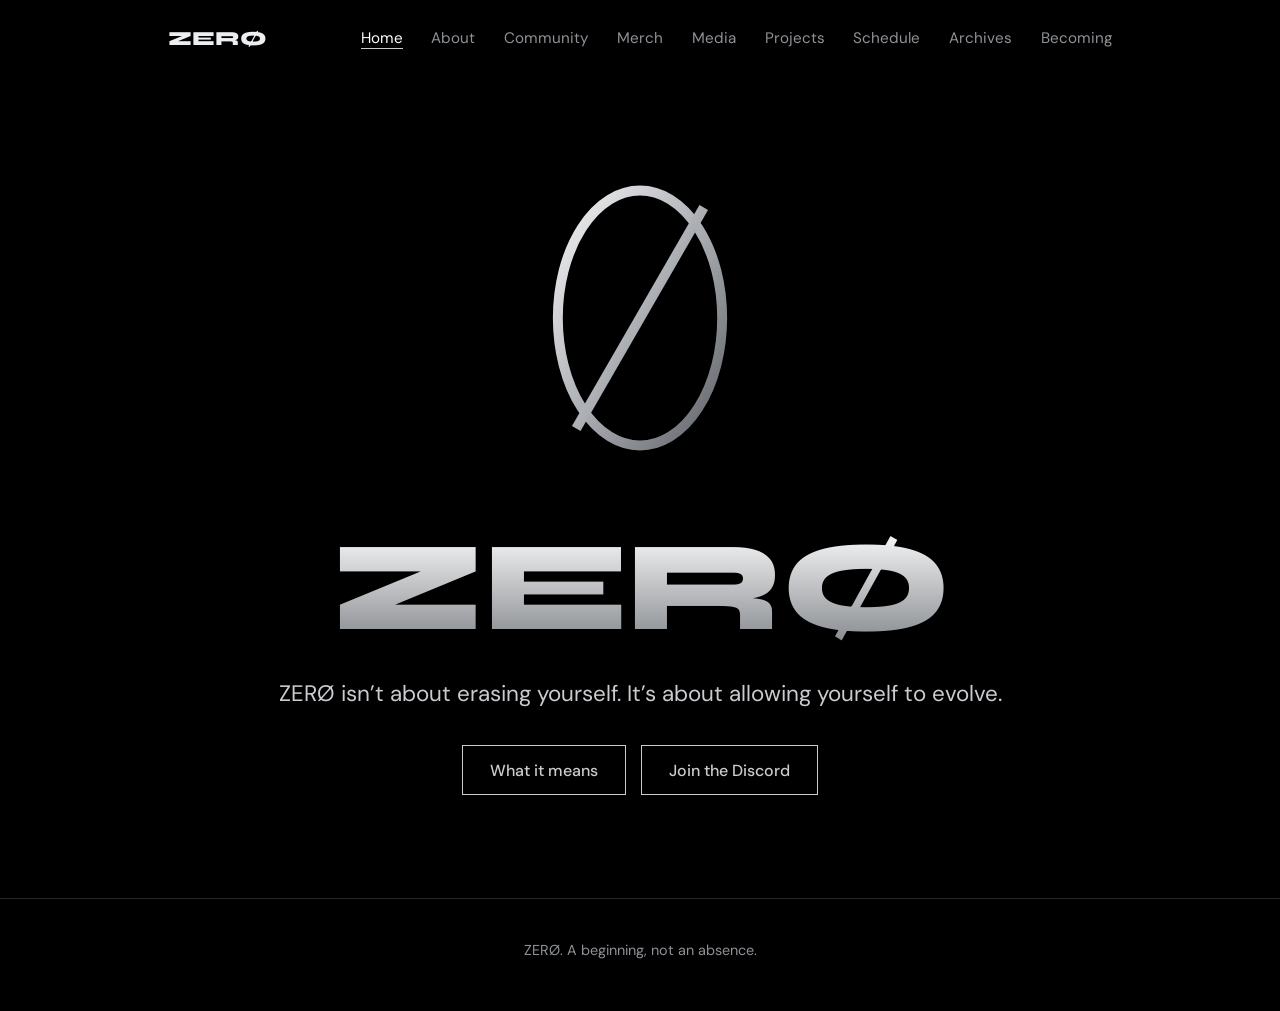
<file: index.html>
<!DOCTYPE html>
<html lang="en"><head><meta charset="utf-8">
<meta name="viewport" content="width=device-width, initial-scale=1, viewport-fit=cover">
<title>ZERØ</title>
<meta name="description" content="ZERØ isn’t about erasing yourself. It’s about allowing yourself to evolve.">
<meta name="theme-color" content="#000000">
<link rel="manifest" href="manifest.json"><link rel="icon" href="icon.svg" type="image/svg+xml">
<link rel="preconnect" href="https://fonts.googleapis.com"><link rel="preconnect" href="https://fonts.gstatic.com" crossorigin>
<link href="https://fonts.googleapis.com/css2?family=Syne:wght@600;800&family=DM+Sans:wght@400;500&display=swap" rel="stylesheet">
<link rel="stylesheet" href="style.css"></head>
<body><div class="wrap">
<nav><a class="mark" href="index.html">ZERØ</a><ul><li><a href="index.html">Home</a></li><li><a href="about.html">About</a></li><li><a href="community.html">Community</a></li><li><a href="merch.html">Merch</a></li><li><a href="media.html">Media</a></li><li><a href="projects.html">Projects</a></li><li><a href="schedule.html">Schedule</a></li><li><a href="archives.html">Archives</a></li><li><a href="becoming.html">Becoming</a></li></ul></nav>
<header class="hero"><div><svg viewBox="0 0 240 240" role="img" aria-label="The ZERØ symbol: a zero with a line through it"><defs><linearGradient id="sil" x1="0" y1="0" x2="1" y2="1"><stop offset="0" stop-color="#f4f5f6"/><stop offset=".55" stop-color="#a5a8ad"/><stop offset="1" stop-color="#5d6065"/></linearGradient></defs><ellipse class="ring" cx="120" cy="120" rx="58" ry="90"/><line class="bar" x1="75" y1="198" x2="165" y2="42"/></svg><h1>ZERØ</h1><p class="line">ZERØ isn’t about erasing yourself. It’s about allowing yourself to evolve.</p><a class="btn" href="about.html">What it means</a> <a class="btn" style="margin-left:.6rem" href="https://discord.gg/jBfXVJUcVZ" target="_blank" rel="noopener">Join the Discord</a></div></header>
</div>
<footer>ZERØ. A beginning, not an absence.</footer>
<script src="zero-loader.js"></script>
</body></html>
</file>
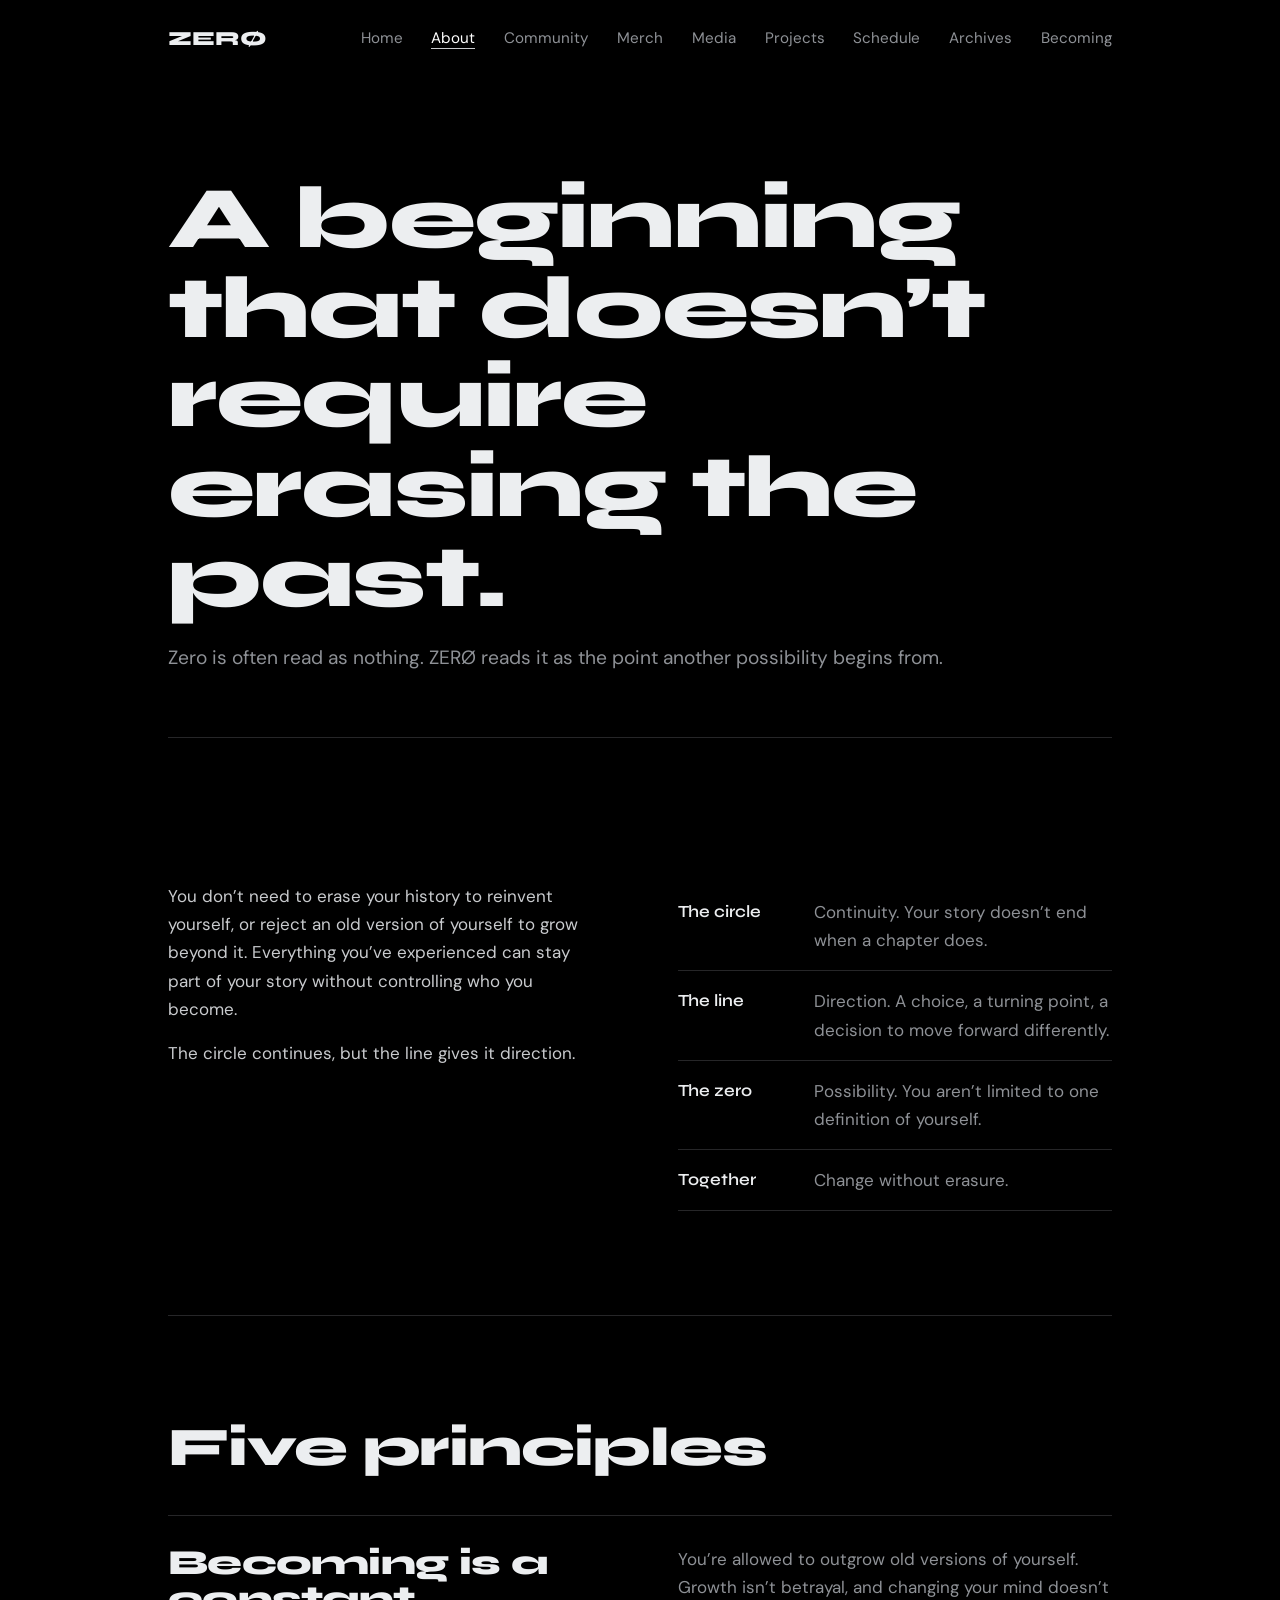
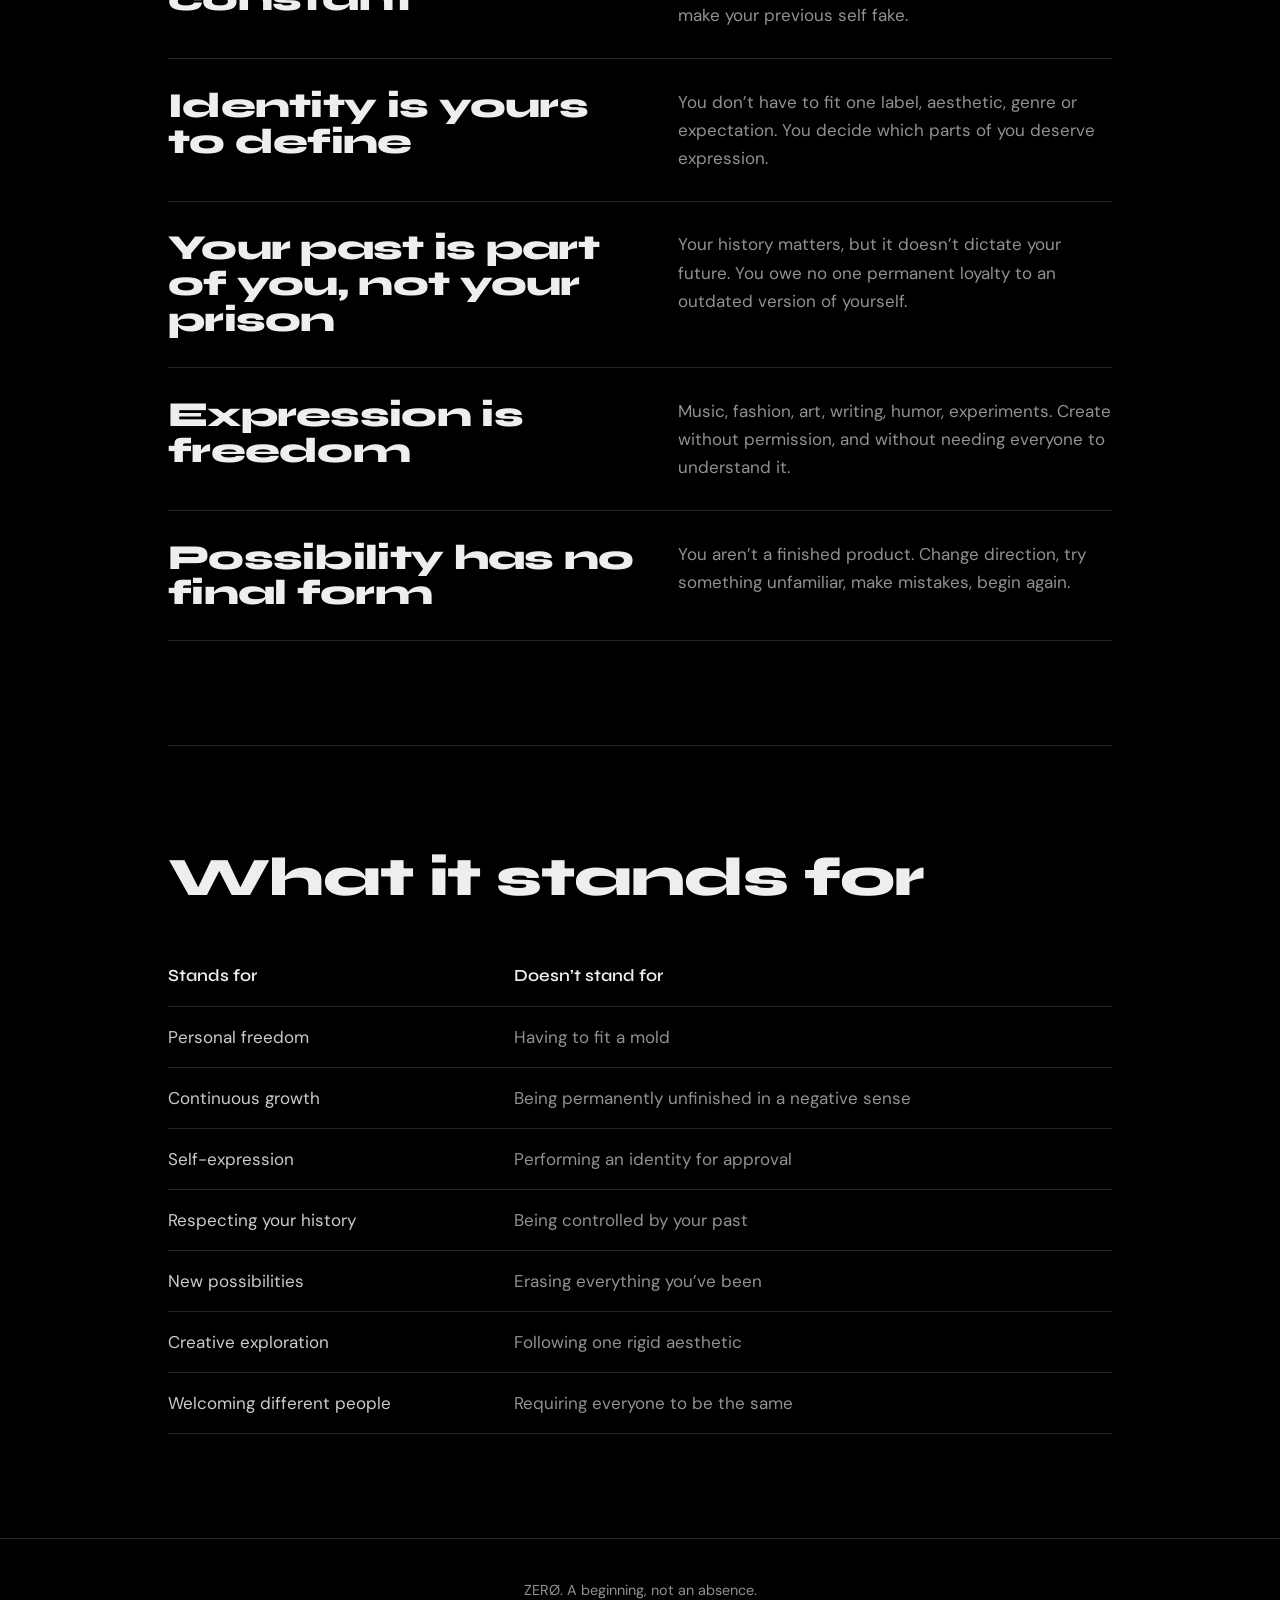
<file: about.html>
<!DOCTYPE html>
<html lang="en"><head><meta charset="utf-8">
<meta name="viewport" content="width=device-width, initial-scale=1, viewport-fit=cover">
<title>About · ZERØ</title>
<meta name="description" content="ZERØ isn’t about erasing yourself. It’s about allowing yourself to evolve.">
<meta name="theme-color" content="#000000">
<link rel="manifest" href="manifest.json"><link rel="icon" href="icon.svg" type="image/svg+xml">
<link rel="preconnect" href="https://fonts.googleapis.com"><link rel="preconnect" href="https://fonts.gstatic.com" crossorigin>
<link href="https://fonts.googleapis.com/css2?family=Syne:wght@600;800&family=DM+Sans:wght@400;500&display=swap" rel="stylesheet">
<link rel="stylesheet" href="style.css"></head>
<body><div class="wrap">
<nav><a class="mark" href="index.html">ZERØ</a><ul><li><a href="index.html">Home</a></li><li><a href="about.html">About</a></li><li><a href="community.html">Community</a></li><li><a href="merch.html">Merch</a></li><li><a href="media.html">Media</a></li><li><a href="projects.html">Projects</a></li><li><a href="schedule.html">Schedule</a></li><li><a href="archives.html">Archives</a></li><li><a href="becoming.html">Becoming</a></li></ul></nav>
<header class="page-head"><h1>A beginning that doesn’t require erasing the past.</h1><p class="muted">Zero is often read as nothing. ZERØ reads it as the point another possibility begins from.</p></header><section><div class="pair"><div><p>You don’t need to erase your history to reinvent yourself, or reject an old version of yourself to grow beyond it. Everything you’ve experienced can stay part of your story without controlling who you become.</p><p>The circle continues, but the line gives it direction.</p></div><ul class="parts"><li><b>The circle</b><span>Continuity. Your story doesn’t end when a chapter does.</span></li><li><b>The line</b><span>Direction. A choice, a turning point, a decision to move forward differently.</span></li><li><b>The zero</b><span>Possibility. You aren’t limited to one definition of yourself.</span></li><li><b>Together</b><span>Change without erasure.</span></li></ul></div></section><section><h2>Five principles</h2><div class="principle"><h3>Becoming is a constant</h3><p>You’re allowed to outgrow old versions of yourself. Growth isn’t betrayal, and changing your mind doesn’t make your previous self fake.</p></div><div class="principle"><h3>Identity is yours to define</h3><p>You don’t have to fit one label, aesthetic, genre or expectation. You decide which parts of you deserve expression.</p></div><div class="principle"><h3>Your past is part of you, not your prison</h3><p>Your history matters, but it doesn’t dictate your future. You owe no one permanent loyalty to an outdated version of yourself.</p></div><div class="principle"><h3>Expression is freedom</h3><p>Music, fashion, art, writing, humor, experiments. Create without permission, and without needing everyone to understand it.</p></div><div class="principle"><h3>Possibility has no final form</h3><p>You aren’t a finished product. Change direction, try something unfamiliar, make mistakes, begin again.</p></div></section><section><h2>What it stands for</h2><table><thead><tr><th>Stands for</th><th>Doesn’t stand for</th></tr></thead><tbody><tr><td>Personal freedom</td><td>Having to fit a mold</td></tr><tr><td>Continuous growth</td><td>Being permanently unfinished in a negative sense</td></tr><tr><td>Self-expression</td><td>Performing an identity for approval</td></tr><tr><td>Respecting your history</td><td>Being controlled by your past</td></tr><tr><td>New possibilities</td><td>Erasing everything you’ve been</td></tr><tr><td>Creative exploration</td><td>Following one rigid aesthetic</td></tr><tr><td>Welcoming different people</td><td>Requiring everyone to be the same</td></tr></tbody></table></section>
</div>
<footer>ZERØ. A beginning, not an absence.</footer>
<script src="zero-loader.js"></script>
</body></html>
</file>
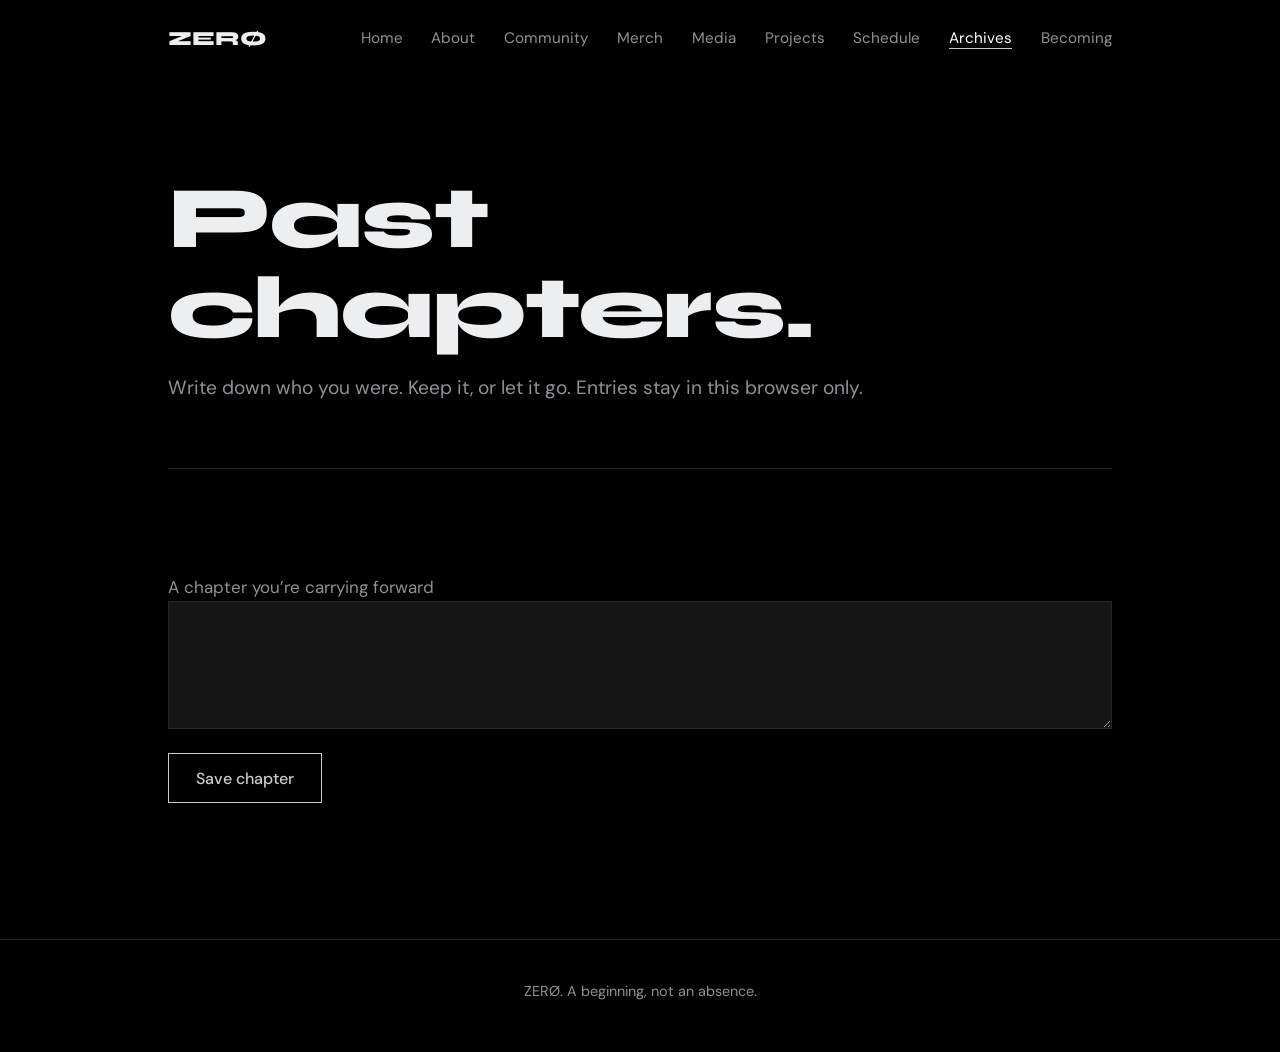
<file: archives.html>
<!DOCTYPE html>
<html lang="en"><head><meta charset="utf-8">
<meta name="viewport" content="width=device-width, initial-scale=1, viewport-fit=cover">
<title>Archives · ZERØ</title>
<meta name="description" content="ZERØ isn’t about erasing yourself. It’s about allowing yourself to evolve.">
<meta name="theme-color" content="#000000">
<link rel="manifest" href="manifest.json"><link rel="icon" href="icon.svg" type="image/svg+xml">
<link rel="preconnect" href="https://fonts.googleapis.com"><link rel="preconnect" href="https://fonts.gstatic.com" crossorigin>
<link href="https://fonts.googleapis.com/css2?family=Syne:wght@600;800&family=DM+Sans:wght@400;500&display=swap" rel="stylesheet">
<link rel="stylesheet" href="style.css"></head>
<body><div class="wrap">
<nav><a class="mark" href="index.html">ZERØ</a><ul><li><a href="index.html">Home</a></li><li><a href="about.html">About</a></li><li><a href="community.html">Community</a></li><li><a href="merch.html">Merch</a></li><li><a href="media.html">Media</a></li><li><a href="projects.html">Projects</a></li><li><a href="schedule.html">Schedule</a></li><li><a href="archives.html">Archives</a></li><li><a href="becoming.html">Becoming</a></li></ul></nav>
<header class="page-head"><h1>Past chapters.</h1><p class="muted">Write down who you were. Keep it, or let it go. Entries stay in this browser only.</p></header><section><label for="n" class="muted">A chapter you’re carrying forward</label><textarea id="n"></textarea><p style="margin-top:1rem"><button class="btn" id="save" type="button">Save chapter</button></p><ul class="entries" id="list"></ul></section>
</div>
<footer>ZERØ. A beginning, not an absence.</footer>
<script src="zero-loader.js"></script><script>
(function(){var K='zero-chapters',list=document.getElementById('list'),box=document.getElementById('n');
function load(){try{return JSON.parse(localStorage.getItem(K))||[]}catch(e){return[]}}
function save(a){try{localStorage.setItem(K,JSON.stringify(a))}catch(e){}}
function draw(){var a=load();list.textContent='';a.forEach(function(x,i){var li=document.createElement('li'),d=document.createElement('div'),t=document.createElement('time'),p=document.createElement('p'),b=document.createElement('button');
t.textContent=new Date(x.t).toLocaleDateString(undefined,{year:'numeric',month:'long',day:'numeric'});p.textContent=x.s;b.textContent='Let go';
b.onclick=function(){var z=load();z.splice(i,1);save(z);draw()};d.appendChild(t);d.appendChild(p);li.appendChild(d);li.appendChild(b);list.appendChild(li)})}
document.getElementById('save').onclick=function(){var s=box.value.trim();if(!s)return;var a=load();a.unshift({t:Date.now(),s:s});save(a);box.value='';draw()};draw()})();
</script>
</body></html>
</file>
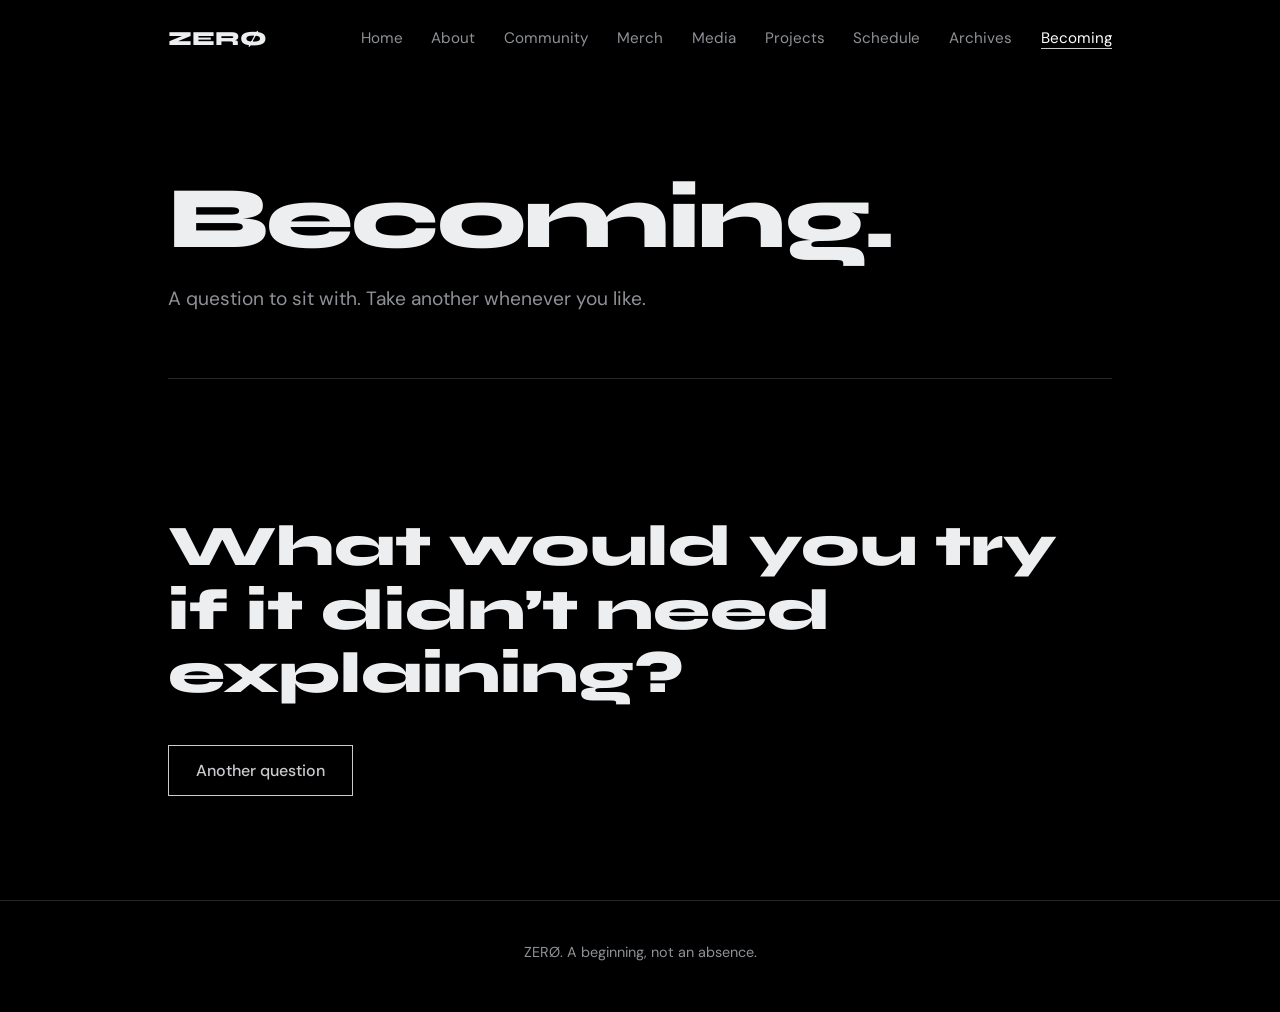
<file: becoming.html>
<!DOCTYPE html>
<html lang="en"><head><meta charset="utf-8">
<meta name="viewport" content="width=device-width, initial-scale=1, viewport-fit=cover">
<title>Becoming · ZERØ</title>
<meta name="description" content="ZERØ isn’t about erasing yourself. It’s about allowing yourself to evolve.">
<meta name="theme-color" content="#000000">
<link rel="manifest" href="manifest.json"><link rel="icon" href="icon.svg" type="image/svg+xml">
<link rel="preconnect" href="https://fonts.googleapis.com"><link rel="preconnect" href="https://fonts.gstatic.com" crossorigin>
<link href="https://fonts.googleapis.com/css2?family=Syne:wght@600;800&family=DM+Sans:wght@400;500&display=swap" rel="stylesheet">
<link rel="stylesheet" href="style.css"></head>
<body><div class="wrap">
<nav><a class="mark" href="index.html">ZERØ</a><ul><li><a href="index.html">Home</a></li><li><a href="about.html">About</a></li><li><a href="community.html">Community</a></li><li><a href="merch.html">Merch</a></li><li><a href="media.html">Media</a></li><li><a href="projects.html">Projects</a></li><li><a href="schedule.html">Schedule</a></li><li><a href="archives.html">Archives</a></li><li><a href="becoming.html">Becoming</a></li></ul></nav>
<header class="page-head"><h1>Becoming.</h1><p class="muted">A question to sit with. Take another whenever you like.</p></header><section><p class="prompt" id="q" aria-live="polite"></p><button class="btn" id="next" type="button">Another question</button></section>
</div>
<footer>ZERØ. A beginning, not an absence.</footer>
<script src="zero-loader.js"></script><script>
(function(){var Q=['What are you allowed to outgrow?','Which part of your past do you want to keep?','What would you try if it didn’t need explaining?','What change have you been apologizing for?','Who could you be that you couldn’t imagine before?','What does your next direction look like?'],q=document.getElementById('q'),i=-1;
function go(){var n;do{n=Math.floor(Math.random()*Q.length)}while(n===i);i=n;q.textContent=Q[n]}
document.getElementById('next').onclick=go;go()})();
</script>
</body></html>
</file>
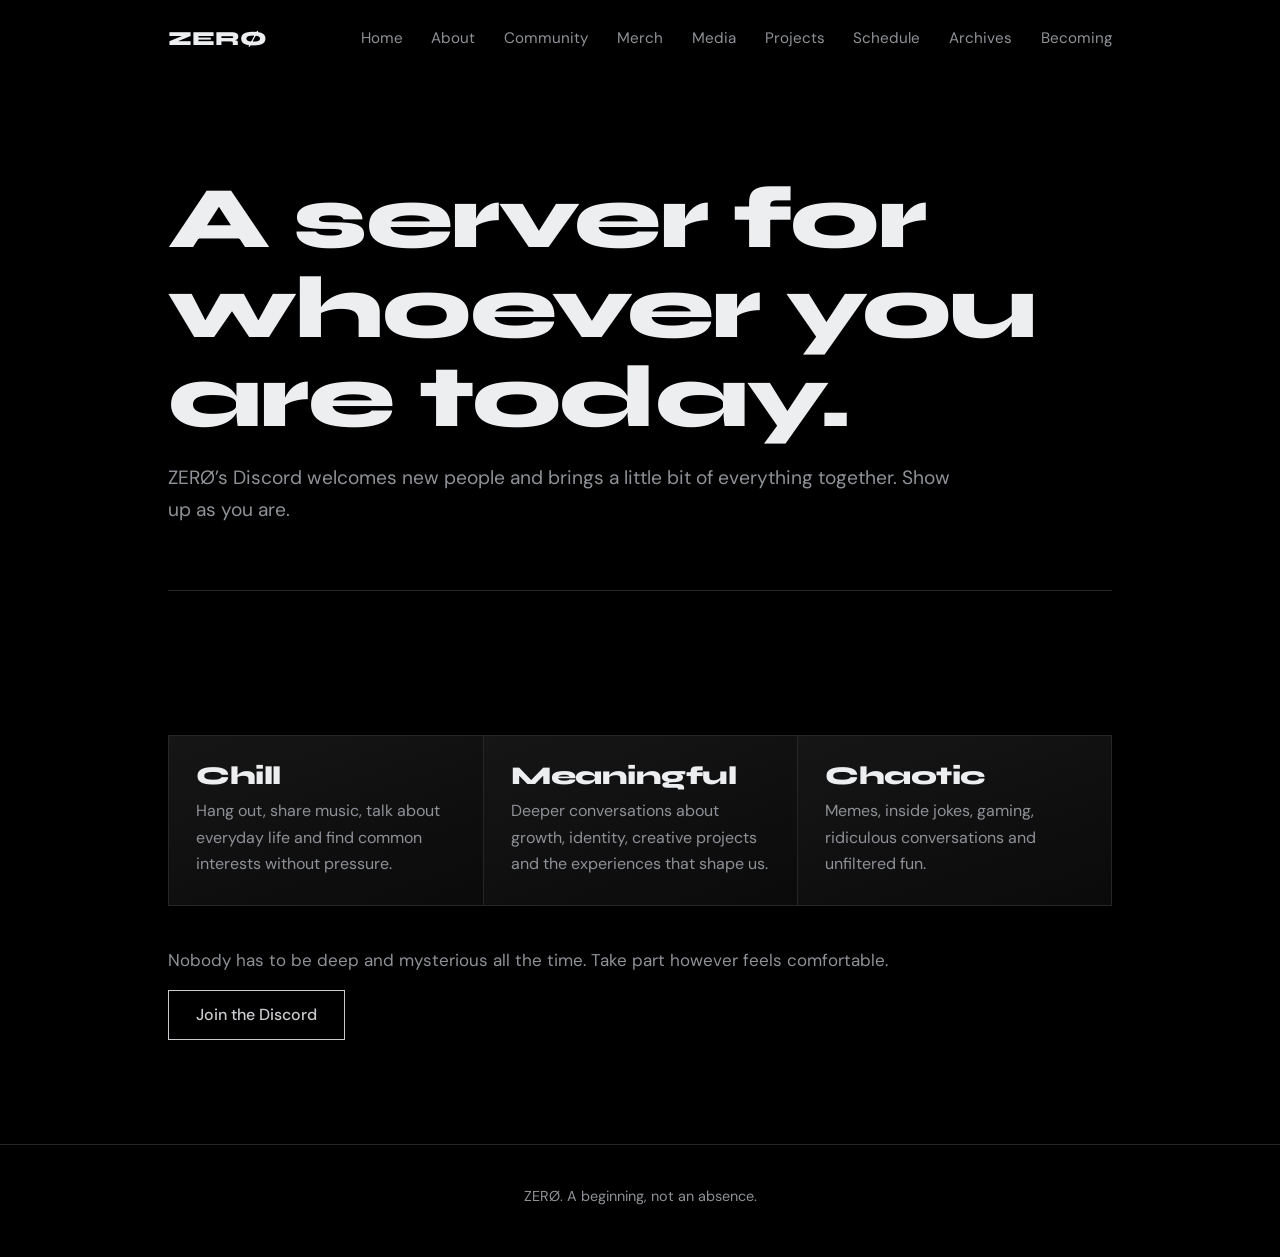
<file: community (1).html>
<!DOCTYPE html>
<html lang="en"><head><meta charset="utf-8">
<meta name="viewport" content="width=device-width, initial-scale=1, viewport-fit=cover">
<title>Community · ZERØ</title>
<meta name="description" content="ZERØ isn’t about erasing yourself. It’s about allowing yourself to evolve.">
<meta name="theme-color" content="#000000">
<link rel="manifest" href="manifest.json"><link rel="icon" href="icon.svg" type="image/svg+xml">
<link rel="preconnect" href="https://fonts.googleapis.com"><link rel="preconnect" href="https://fonts.gstatic.com" crossorigin>
<link href="https://fonts.googleapis.com/css2?family=Syne:wght@600;800&family=DM+Sans:wght@400;500&display=swap" rel="stylesheet">
<link rel="stylesheet" href="style.css"><style>
.live{display:flex;align-items:center;gap:1.4rem;border:1px solid var(--charcoal);background:linear-gradient(160deg,var(--graphite),#0a0a0a);padding:1.6rem 1.8rem;margin:0 0 2rem}
.live[hidden]{display:none}
.live .n{font-family:var(--display);font-weight:800;font-size:clamp(2.6rem,8vw,4rem);line-height:1;color:#eceef0}
.live b{font-family:var(--display);font-weight:600;color:#eceef0;display:block}
.live span{color:var(--ash);font-size:.95rem}
</style>
</head>
<body><div class="wrap">
<nav><a class="mark" href="index.html">ZERØ</a><ul><li><a href="index.html">Home</a></li><li><a href="about.html">About</a></li><li><a href="community.html">Community</a></li><li><a href="merch.html">Merch</a></li><li><a href="media.html">Media</a></li><li><a href="projects.html">Projects</a></li><li><a href="schedule.html">Schedule</a></li><li><a href="archives.html">Archives</a></li><li><a href="becoming.html">Becoming</a></li></ul></nav>
<header class="page-head"><h1>A server for whoever you are today.</h1><p class="muted">ZERØ’s Discord welcomes new people and brings a little bit of everything together. Show up as you are.</p></header><section><div class="vibes"><div><h3>Chill</h3><p>Hang out, share music, talk about everyday life and find common interests without pressure.</p></div><div><h3>Meaningful</h3><p>Deeper conversations about growth, identity, creative projects and the experiences that shape us.</p></div><div><h3>Chaotic</h3><p>Memes, inside jokes, gaming, ridiculous conversations and unfiltered fun.</p></div></div><div class="live" id="live" hidden><div class="n" id="live-n">0</div><div><b>online in the server right now</b><span>Come say hi.</span></div></div><p class="muted">Nobody has to be deep and mysterious all the time. Take part however feels comfortable.</p><a class="btn" href="https://discord.gg/jBfXVJUcVZ" target="_blank" rel="noopener">Join the Discord</a></section>
</div>
<footer>ZERØ. A beginning, not an absence.</footer>
<script src="zero-loader.js"></script>
<script>
(function(){
  // Paste your Discord server ID between the quotes (Server Settings > Widget must be on).
  var ID='1518141840195321906';
  var box=document.getElementById('live');
  if(!ID||!box)return;
  fetch('https://discord.com/api/guilds/'+ID+'/widget.json')
    .then(function(r){if(!r.ok)throw 0;return r.json()})
    .then(function(d){document.getElementById('live-n').textContent=d.presence_count;box.hidden=false})
    .catch(function(){});
})();
</script>
</body></html>
</file>
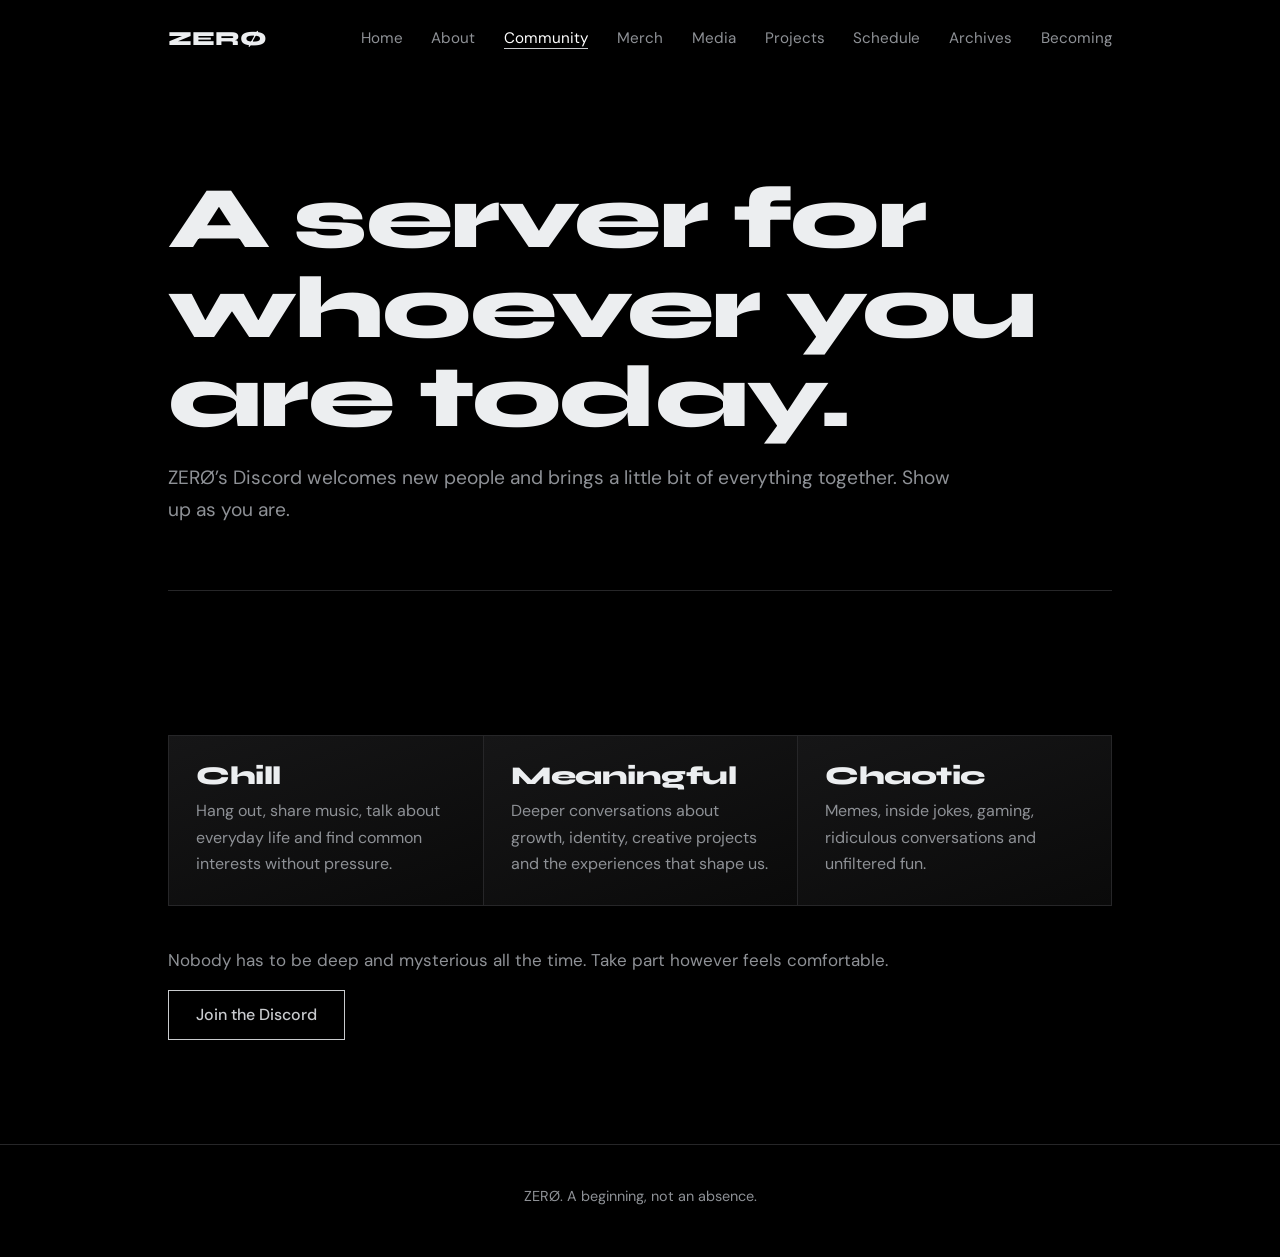
<file: community.html>
<!DOCTYPE html>
<html lang="en"><head><meta charset="utf-8">
<meta name="viewport" content="width=device-width, initial-scale=1, viewport-fit=cover">
<title>Community · ZERØ</title>
<meta name="description" content="ZERØ isn’t about erasing yourself. It’s about allowing yourself to evolve.">
<meta name="theme-color" content="#000000">
<link rel="manifest" href="manifest.json"><link rel="icon" href="icon.svg" type="image/svg+xml">
<link rel="preconnect" href="https://fonts.googleapis.com"><link rel="preconnect" href="https://fonts.gstatic.com" crossorigin>
<link href="https://fonts.googleapis.com/css2?family=Syne:wght@600;800&family=DM+Sans:wght@400;500&display=swap" rel="stylesheet">
<link rel="stylesheet" href="style.css"><style>
.live{display:flex;align-items:center;gap:1.4rem;border:1px solid var(--charcoal);background:linear-gradient(160deg,var(--graphite),#0a0a0a);padding:1.6rem 1.8rem;margin:0 0 2rem}
.live[hidden]{display:none}
.live .n{font-family:var(--display);font-weight:800;font-size:clamp(2.6rem,8vw,4rem);line-height:1;color:#eceef0}
.live b{font-family:var(--display);font-weight:600;color:#eceef0;display:block}
.live span{color:var(--ash);font-size:.95rem}
</style>
</head>
<body><div class="wrap">
<nav><a class="mark" href="index.html">ZERØ</a><ul><li><a href="index.html">Home</a></li><li><a href="about.html">About</a></li><li><a href="community.html">Community</a></li><li><a href="merch.html">Merch</a></li><li><a href="media.html">Media</a></li><li><a href="projects.html">Projects</a></li><li><a href="schedule.html">Schedule</a></li><li><a href="archives.html">Archives</a></li><li><a href="becoming.html">Becoming</a></li></ul></nav>
<header class="page-head"><h1>A server for whoever you are today.</h1><p class="muted">ZERØ’s Discord welcomes new people and brings a little bit of everything together. Show up as you are.</p></header><section><div class="vibes"><div><h3>Chill</h3><p>Hang out, share music, talk about everyday life and find common interests without pressure.</p></div><div><h3>Meaningful</h3><p>Deeper conversations about growth, identity, creative projects and the experiences that shape us.</p></div><div><h3>Chaotic</h3><p>Memes, inside jokes, gaming, ridiculous conversations and unfiltered fun.</p></div></div><div class="live" id="live" hidden><div class="n" id="live-n">0</div><div><b>online in the server right now</b><span>Come say hi.</span></div></div><p class="muted">Nobody has to be deep and mysterious all the time. Take part however feels comfortable.</p><a class="btn" href="https://discord.gg/jBfXVJUcVZ" target="_blank" rel="noopener">Join the Discord</a></section>
</div>
<footer>ZERØ. A beginning, not an absence.</footer>
<script src="zero-loader.js"></script>
<script>
(function(){
  // Paste your Discord server ID between the quotes (Server Settings > Widget must be on).
  var ID='1518141840195321906';
  // The card only appears once this many people are online.
  var MIN=5;
  var box=document.getElementById('live');
  if(!ID||!box)return;
  fetch('https://discord.com/api/guilds/'+ID+'/widget.json')
    .then(function(r){if(!r.ok)throw 0;return r.json()})
    .then(function(d){if(d.presence_count<MIN)return;document.getElementById('live-n').textContent=d.presence_count;box.hidden=false})
    .catch(function(){});
})();
</script>
</body></html>
</file>
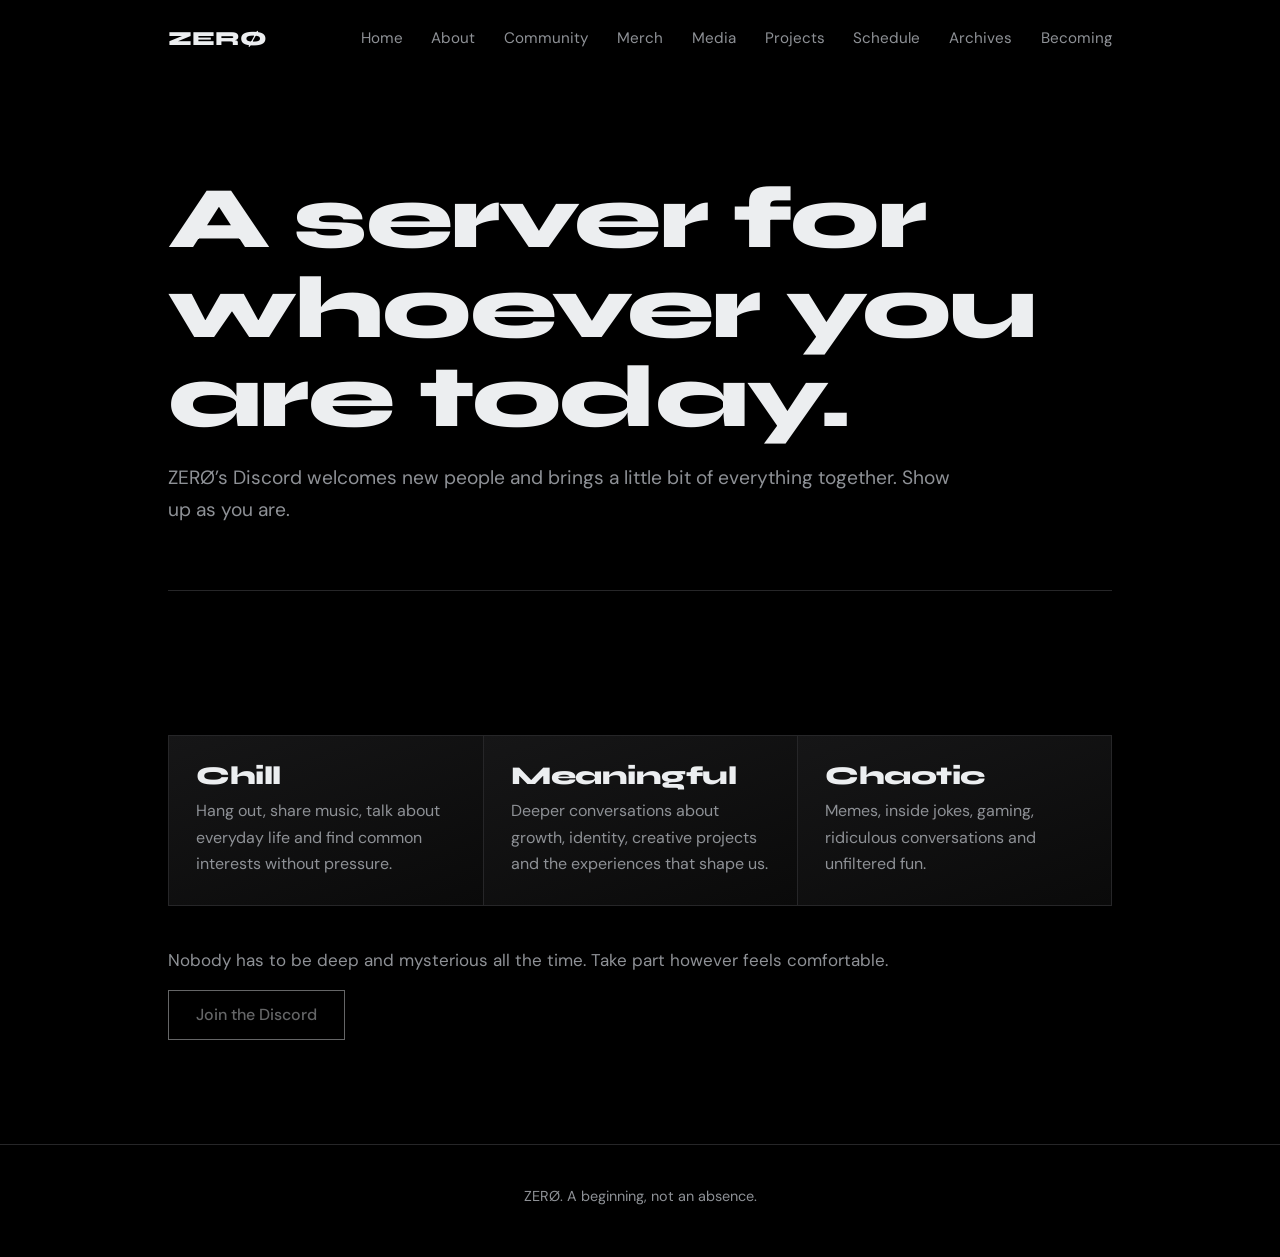
<file: community[1].html>
<!DOCTYPE html>
<html lang="en"><head><meta charset="utf-8">
<meta name="viewport" content="width=device-width, initial-scale=1, viewport-fit=cover">
<title>Community · ZERØ</title>
<meta name="description" content="ZERØ isn’t about erasing yourself. It’s about allowing yourself to evolve.">
<meta name="theme-color" content="#000000">
<link rel="manifest" href="manifest.json"><link rel="icon" href="icon.svg" type="image/svg+xml">
<link rel="preconnect" href="https://fonts.googleapis.com"><link rel="preconnect" href="https://fonts.gstatic.com" crossorigin>
<link href="https://fonts.googleapis.com/css2?family=Syne:wght@600;800&family=DM+Sans:wght@400;500&display=swap" rel="stylesheet">
<link rel="stylesheet" href="style.css"></head>
<body><div class="wrap">
<nav><a class="mark" href="index.html">ZERØ</a><ul><li><a href="index.html">Home</a></li><li><a href="about.html">About</a></li><li><a href="community.html">Community</a></li><li><a href="merch.html">Merch</a></li><li><a href="media.html">Media</a></li><li><a href="projects.html">Projects</a></li><li><a href="schedule.html">Schedule</a></li><li><a href="archives.html">Archives</a></li><li><a href="becoming.html">Becoming</a></li></ul></nav>
<header class="page-head"><h1>A server for whoever you are today.</h1><p class="muted">ZERØ’s Discord welcomes new people and brings a little bit of everything together. Show up as you are.</p></header><section><div class="vibes"><div><h3>Chill</h3><p>Hang out, share music, talk about everyday life and find common interests without pressure.</p></div><div><h3>Meaningful</h3><p>Deeper conversations about growth, identity, creative projects and the experiences that shape us.</p></div><div><h3>Chaotic</h3><p>Memes, inside jokes, gaming, ridiculous conversations and unfiltered fun.</p></div></div><p class="muted">Nobody has to be deep and mysterious all the time. Take part however feels comfortable.</p><a class="btn" href="#" data-discord>Join the Discord</a></section>
</div>
<footer>ZERØ. A beginning, not an absence.</footer>
<script src="zero-loader.js"></script>
</body></html>
</file>
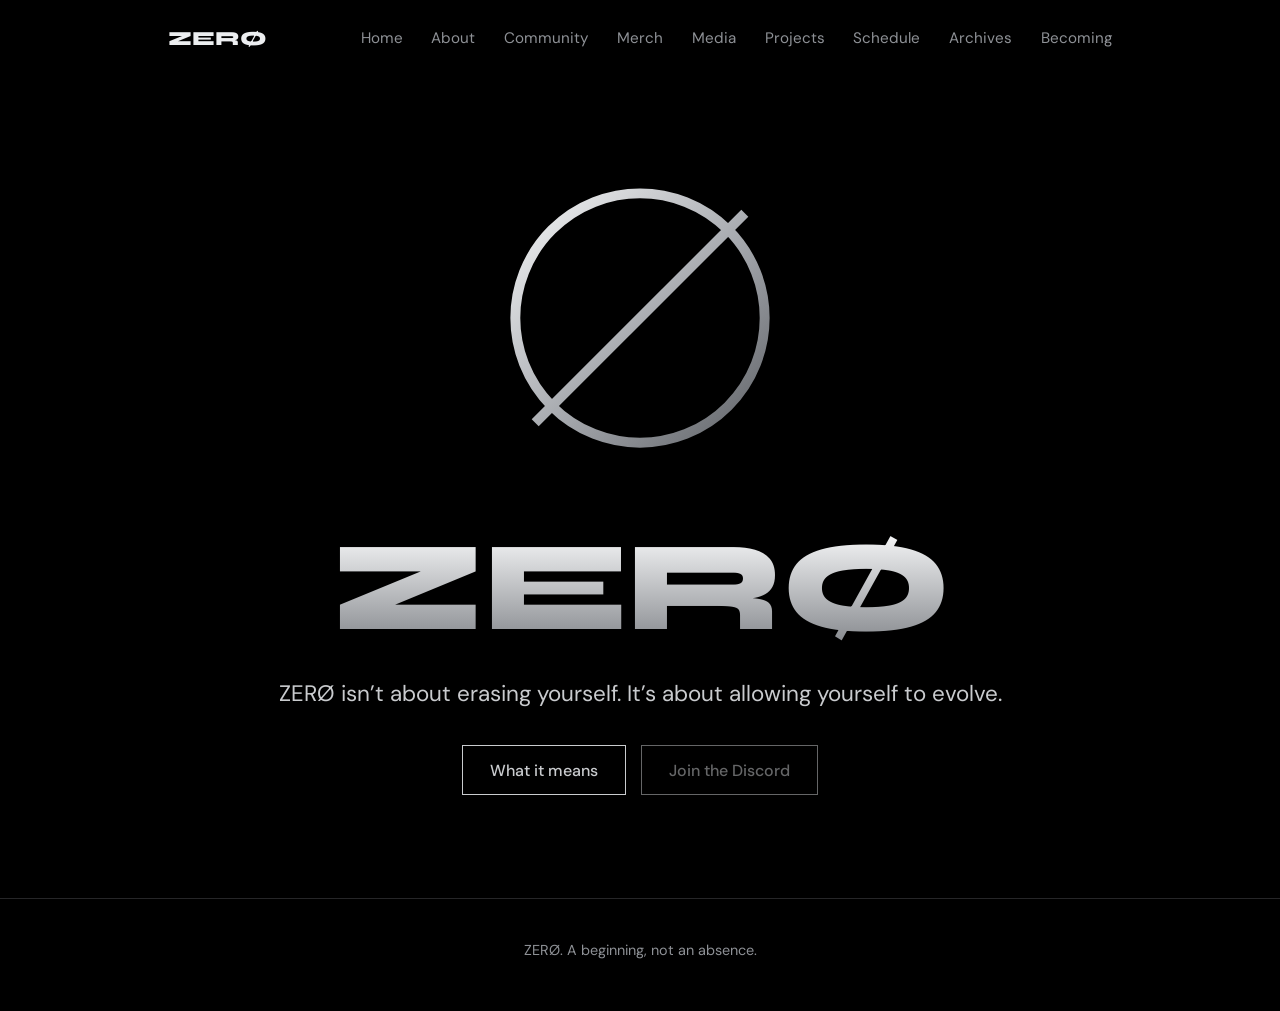
<file: index[1].html>
<!DOCTYPE html>
<html lang="en"><head><meta charset="utf-8">
<meta name="viewport" content="width=device-width, initial-scale=1, viewport-fit=cover">
<title>ZERØ</title>
<meta name="description" content="ZERØ isn’t about erasing yourself. It’s about allowing yourself to evolve.">
<meta name="theme-color" content="#000000">
<link rel="manifest" href="manifest.json"><link rel="icon" href="icon.svg" type="image/svg+xml">
<link rel="preconnect" href="https://fonts.googleapis.com"><link rel="preconnect" href="https://fonts.gstatic.com" crossorigin>
<link href="https://fonts.googleapis.com/css2?family=Syne:wght@600;800&family=DM+Sans:wght@400;500&display=swap" rel="stylesheet">
<link rel="stylesheet" href="style.css"></head>
<body><div class="wrap">
<nav><a class="mark" href="index.html">ZERØ</a><ul><li><a href="index.html">Home</a></li><li><a href="about.html">About</a></li><li><a href="community.html">Community</a></li><li><a href="merch.html">Merch</a></li><li><a href="media.html">Media</a></li><li><a href="projects.html">Projects</a></li><li><a href="schedule.html">Schedule</a></li><li><a href="archives.html">Archives</a></li><li><a href="becoming.html">Becoming</a></li></ul></nav>
<header class="hero"><div><svg viewBox="0 0 240 240" role="img" aria-label="The Ø symbol"><defs><linearGradient id="sil" x1="0" y1="0" x2="1" y2="1"><stop offset="0" stop-color="#f4f5f6"/><stop offset=".55" stop-color="#a5a8ad"/><stop offset="1" stop-color="#5d6065"/></linearGradient></defs><circle class="ring" cx="120" cy="120" r="88"/><line class="bar" x1="46" y1="194" x2="194" y2="46"/></svg><h1>ZERØ</h1><p class="line">ZERØ isn’t about erasing yourself. It’s about allowing yourself to evolve.</p><a class="btn" href="about.html">What it means</a> <a class="btn" style="margin-left:.6rem" href="#" data-discord>Join the Discord</a></div></header>
</div>
<footer>ZERØ. A beginning, not an absence.</footer>
<script src="zero-loader.js"></script>
</body></html>
</file>
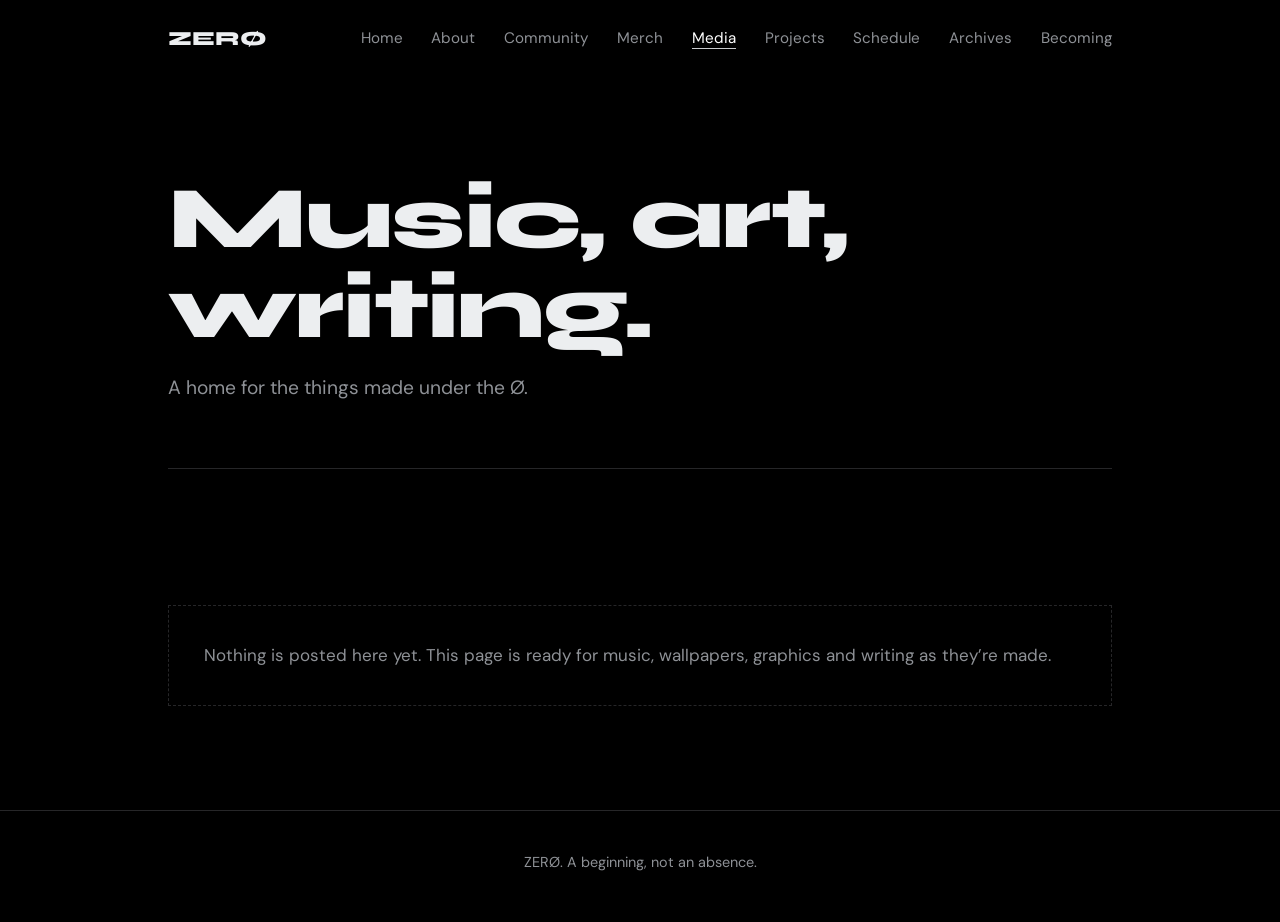
<file: media.html>
<!DOCTYPE html>
<html lang="en"><head><meta charset="utf-8">
<meta name="viewport" content="width=device-width, initial-scale=1, viewport-fit=cover">
<title>Media · ZERØ</title>
<meta name="description" content="ZERØ isn’t about erasing yourself. It’s about allowing yourself to evolve.">
<meta name="theme-color" content="#000000">
<link rel="manifest" href="manifest.json"><link rel="icon" href="icon.svg" type="image/svg+xml">
<link rel="preconnect" href="https://fonts.googleapis.com"><link rel="preconnect" href="https://fonts.gstatic.com" crossorigin>
<link href="https://fonts.googleapis.com/css2?family=Syne:wght@600;800&family=DM+Sans:wght@400;500&display=swap" rel="stylesheet">
<link rel="stylesheet" href="style.css"></head>
<body><div class="wrap">
<nav><a class="mark" href="index.html">ZERØ</a><ul><li><a href="index.html">Home</a></li><li><a href="about.html">About</a></li><li><a href="community.html">Community</a></li><li><a href="merch.html">Merch</a></li><li><a href="media.html">Media</a></li><li><a href="projects.html">Projects</a></li><li><a href="schedule.html">Schedule</a></li><li><a href="archives.html">Archives</a></li><li><a href="becoming.html">Becoming</a></li></ul></nav>
<header class="page-head"><h1>Music, art, writing.</h1><p class="muted">A home for the things made under the Ø.</p></header><section><div class="empty">Nothing is posted here yet. This page is ready for music, wallpapers, graphics and writing as they’re made.</div></section>
</div>
<footer>ZERØ. A beginning, not an absence.</footer>
<script src="zero-loader.js"></script>
</body></html>
</file>
<file: style.css>
:root{color-scheme:dark;--black:#000;--graphite:#161617;--charcoal:#262628;--silver:#c9cbce;--ash:#8e9196;
--display:"Syne","Arial Black","Helvetica Neue",Arial,sans-serif;--body:"DM Sans","Helvetica Neue",Arial,sans-serif;
box-sizing:border-box;padding-top:env(safe-area-inset-top,0px);padding-bottom:env(safe-area-inset-bottom,0px)}
html{background:var(--black);scroll-behavior:smooth}
*,*::before,*::after{box-sizing:border-box}
body{margin:0;background:var(--black);color:var(--silver);font:1.0625rem/1.65 var(--body);opacity:0;transition:opacity .5s}
body.ready{opacity:1}
a{color:inherit}:focus-visible{outline:2px solid var(--silver);outline-offset:4px}
.wrap{max-width:1040px;margin:0 auto;padding:0 clamp(1.25rem,5vw,3rem)}
h1,h2,h3{font-family:var(--display);font-weight:800;line-height:1.02;margin:0;color:#eceef0;letter-spacing:-.02em}
h1{font-size:clamp(2.6rem,8vw,5.5rem)}h2{font-size:clamp(2rem,5vw,3.4rem);max-width:16ch}
p{margin:0 0 1rem;max-width:62ch}.muted{color:var(--ash)}
section{padding:clamp(3.5rem,9vw,6.5rem) 0;border-top:1px solid var(--charcoal)}
.page-head{padding:clamp(3rem,8vw,6rem) 0 clamp(2rem,5vw,3rem)}.page-head p{margin-top:1.2rem;font-size:1.2rem}
nav{display:flex;justify-content:space-between;align-items:center;padding:1.4rem 0;gap:1rem;flex-wrap:wrap}
nav .mark{font-family:var(--display);font-weight:800;font-size:1.25rem;text-decoration:none;color:#eceef0}
nav ul{display:flex;flex-wrap:wrap;gap:.4rem clamp(.9rem,2.5vw,1.8rem);list-style:none;margin:0;padding:0;font-size:.95rem}
nav ul a{text-decoration:none;color:var(--ash)}nav ul a:hover,nav ul a[aria-current]{color:#fff}
nav ul a[aria-current]{border-bottom:1px solid var(--silver)}
.hero{min-height:calc(100svh - 5rem);display:grid;place-items:center;text-align:center;padding:2rem 0 4rem}
.hero svg{width:min(60vw,340px);height:auto;display:block;margin:0 auto 2.2rem;overflow:visible}
.ring,.bar{fill:none;stroke:url(#sil);stroke-width:7}
.bar{stroke-dasharray:220;animation:draw 1.6s .5s cubic-bezier(.65,0,.25,1) backwards}
@keyframes draw{from{stroke-dashoffset:220}to{stroke-dashoffset:0}}
.hero h1{font-size:clamp(3.4rem,13vw,8rem);background:linear-gradient(180deg,#f2f3f4 10%,#7d8085 100%);-webkit-background-clip:text;background-clip:text;color:transparent}
.hero .line{font-size:clamp(1.1rem,2.4vw,1.4rem);color:var(--silver);margin:1.4rem auto 2rem}
.btn{display:inline-block;padding:.85rem 1.7rem;border:1px solid var(--silver);color:var(--silver);background:none;font:500 1rem var(--body);text-decoration:none;cursor:pointer;transition:background .2s,color .2s}
.btn:hover{background:var(--silver);color:#000}.btn[aria-disabled=true]{opacity:.5;pointer-events:none}
.pair,.wear{display:grid;grid-template-columns:1fr 1fr;gap:clamp(2rem,6vw,5rem);margin-top:2.5rem;align-items:start}
.parts,.specs{list-style:none;margin:0;padding:0}
.parts li{display:grid;grid-template-columns:7.5rem 1fr;gap:1rem;padding:1rem 0;border-bottom:1px solid var(--charcoal)}
.parts b{font-family:var(--display);font-weight:600;color:#eceef0}.parts span{color:var(--ash)}
.specs li{padding:.7rem 0;border-bottom:1px solid var(--charcoal)}
.principle{padding:1.8rem 0;border-bottom:1px solid var(--charcoal);display:grid;grid-template-columns:1.1fr 1fr;gap:2rem}
.principle:first-of-type{margin-top:2.5rem;border-top:1px solid var(--charcoal)}
.principle h3{font-size:clamp(1.4rem,3.2vw,2.2rem);transition:color .25s}.principle:hover h3{color:#fff}.principle p{margin:0;color:var(--ash)}
.vibes{display:grid;grid-template-columns:repeat(3,1fr);margin:2.5rem 0;border:1px solid var(--charcoal)}
.vibes>div{padding:1.7rem;background:linear-gradient(160deg,var(--graphite),#0a0a0a)}.vibes>div+div{border-left:1px solid var(--charcoal)}
.vibes h3{font-size:1.6rem;margin-bottom:.6rem}.vibes p{margin:0;color:var(--ash);font-size:1rem}
.fade{aspect-ratio:4/5;border:1px solid var(--charcoal);position:relative;overflow:hidden;background:radial-gradient(120% 70% at 50% 100%,#9a9da2 0%,#3a3b3e 38%,#000 72%)}
.fade::after{content:"";position:absolute;inset:auto 0 0 0;height:7px;background:repeating-linear-gradient(90deg,#000 0 9px,transparent 9px 14px,#000 14px 17px,transparent 17px 25px)}
.fade svg{position:absolute;left:50%;top:38%;width:34%;transform:translate(-50%,-50%)}
table{width:100%;border-collapse:collapse;margin-top:2.5rem}
th,td{text-align:left;padding:1rem 1rem 1rem 0;border-bottom:1px solid var(--charcoal);vertical-align:top}
th{font-family:var(--display);font-weight:600;color:#eceef0}td:last-child{color:var(--ash)}
.empty{border:1px dashed var(--charcoal);padding:2.2rem;color:var(--ash);margin-top:2rem}
.count{display:flex;gap:clamp(1rem,4vw,2.5rem);margin:2rem 0}
.count div{font-family:var(--display);font-weight:800;font-size:clamp(2.2rem,8vw,4.5rem);color:#eceef0;line-height:1}
.count small{display:block;font:400 .85rem var(--body);color:var(--ash);margin-top:.4rem}
textarea{width:100%;min-height:8rem;background:var(--graphite);color:var(--silver);border:1px solid var(--charcoal);padding:1rem;font:inherit;resize:vertical}
.entries{list-style:none;margin:2rem 0 0;padding:0}
.entries li{padding:1.2rem 0;border-bottom:1px solid var(--charcoal);display:flex;justify-content:space-between;gap:1rem}
.entries time{color:var(--ash);font-size:.9rem;display:block;margin-bottom:.3rem}.entries p{margin:0;white-space:pre-wrap}
.entries button{background:none;border:0;color:var(--ash);cursor:pointer;font:inherit;align-self:flex-start}.entries button:hover{color:#fff}
.prompt{font-family:var(--display);font-weight:800;font-size:clamp(1.8rem,5.5vw,3.6rem);line-height:1.1;color:#eceef0;max-width:20ch;margin:2rem 0 2.5rem;min-height:6.5rem}
.center{text-align:center}.center h2,.center p{margin-left:auto;margin-right:auto}
footer{padding:2.5rem 0 3rem;color:var(--ash);font-size:.9rem;text-align:center;border-top:1px solid var(--charcoal)}
@media(max-width:760px){.pair,.wear,.principle,.vibes{grid-template-columns:1fr}.principle{gap:.7rem}.vibes>div+div{border-left:0;border-top:1px solid var(--charcoal)}}
@media(prefers-reduced-motion:reduce){html{scroll-behavior:auto}.bar{animation:none}body{transition:none}}
</file>
